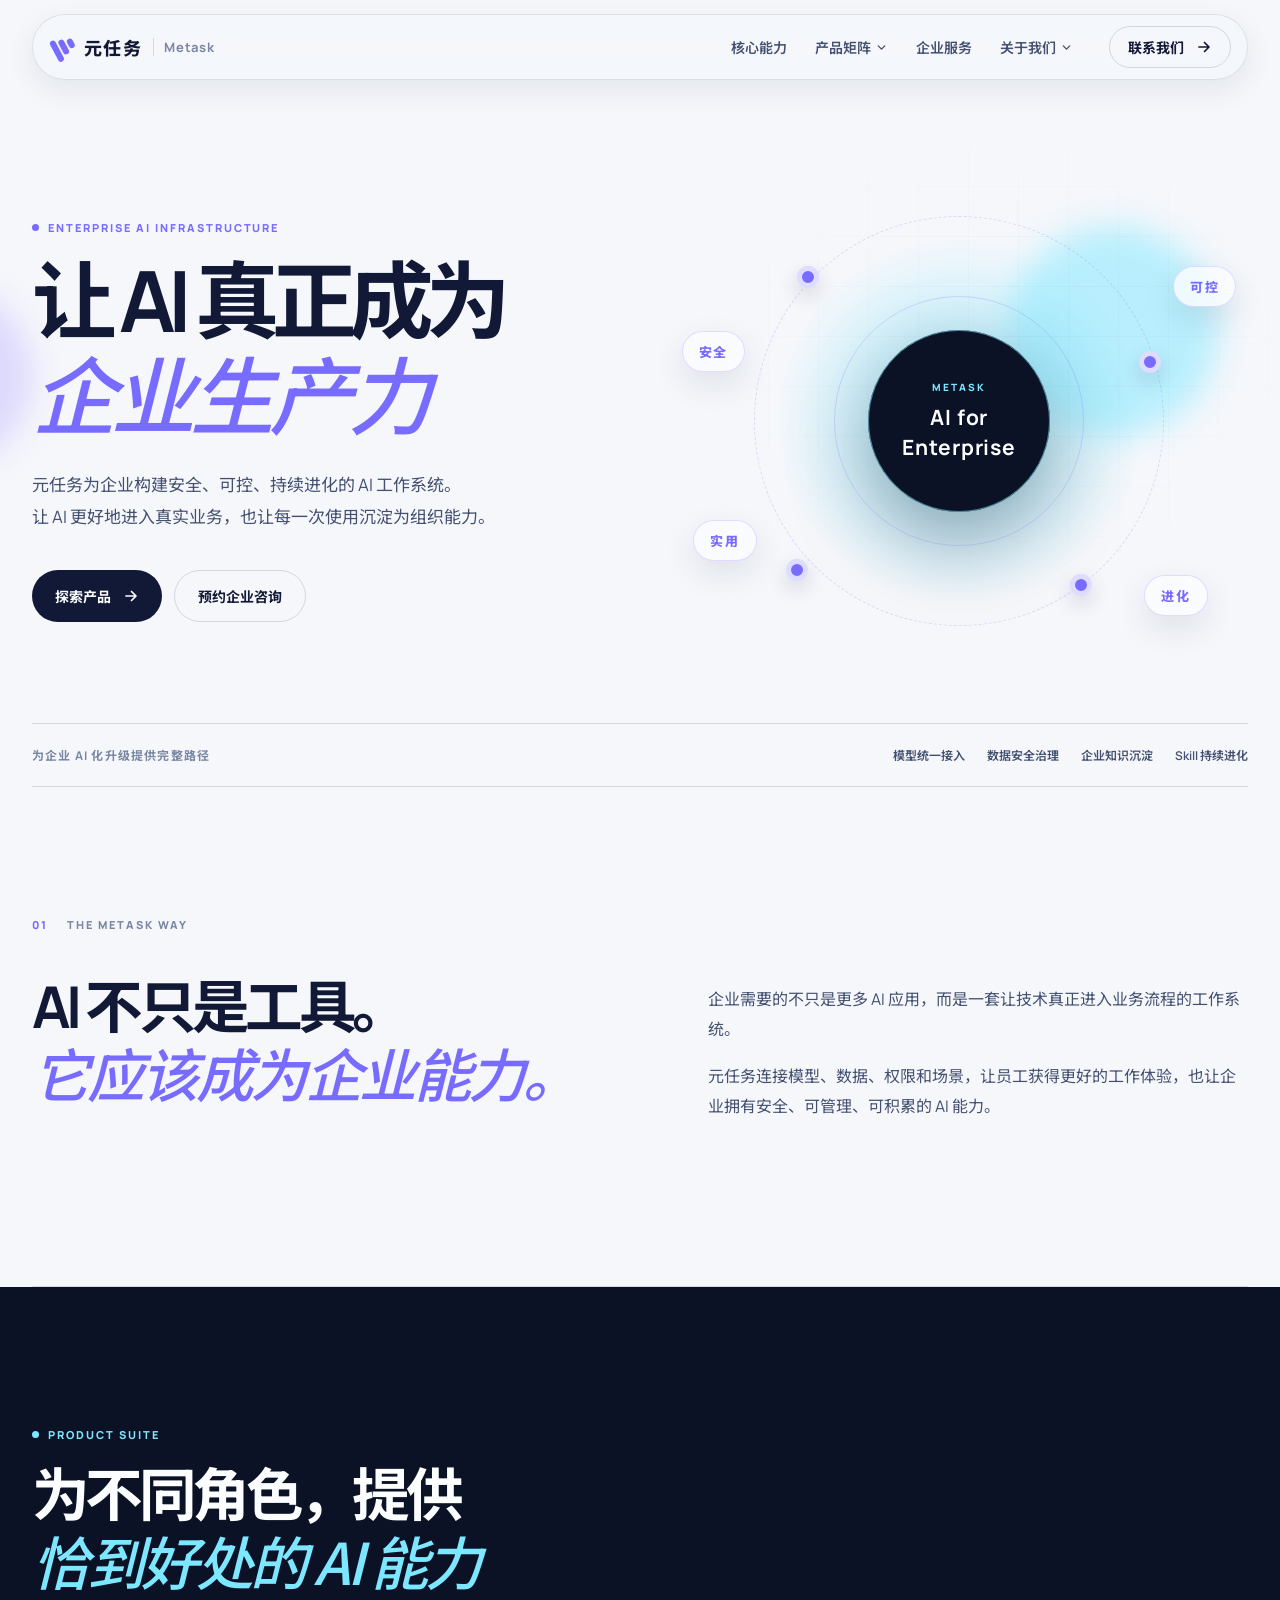
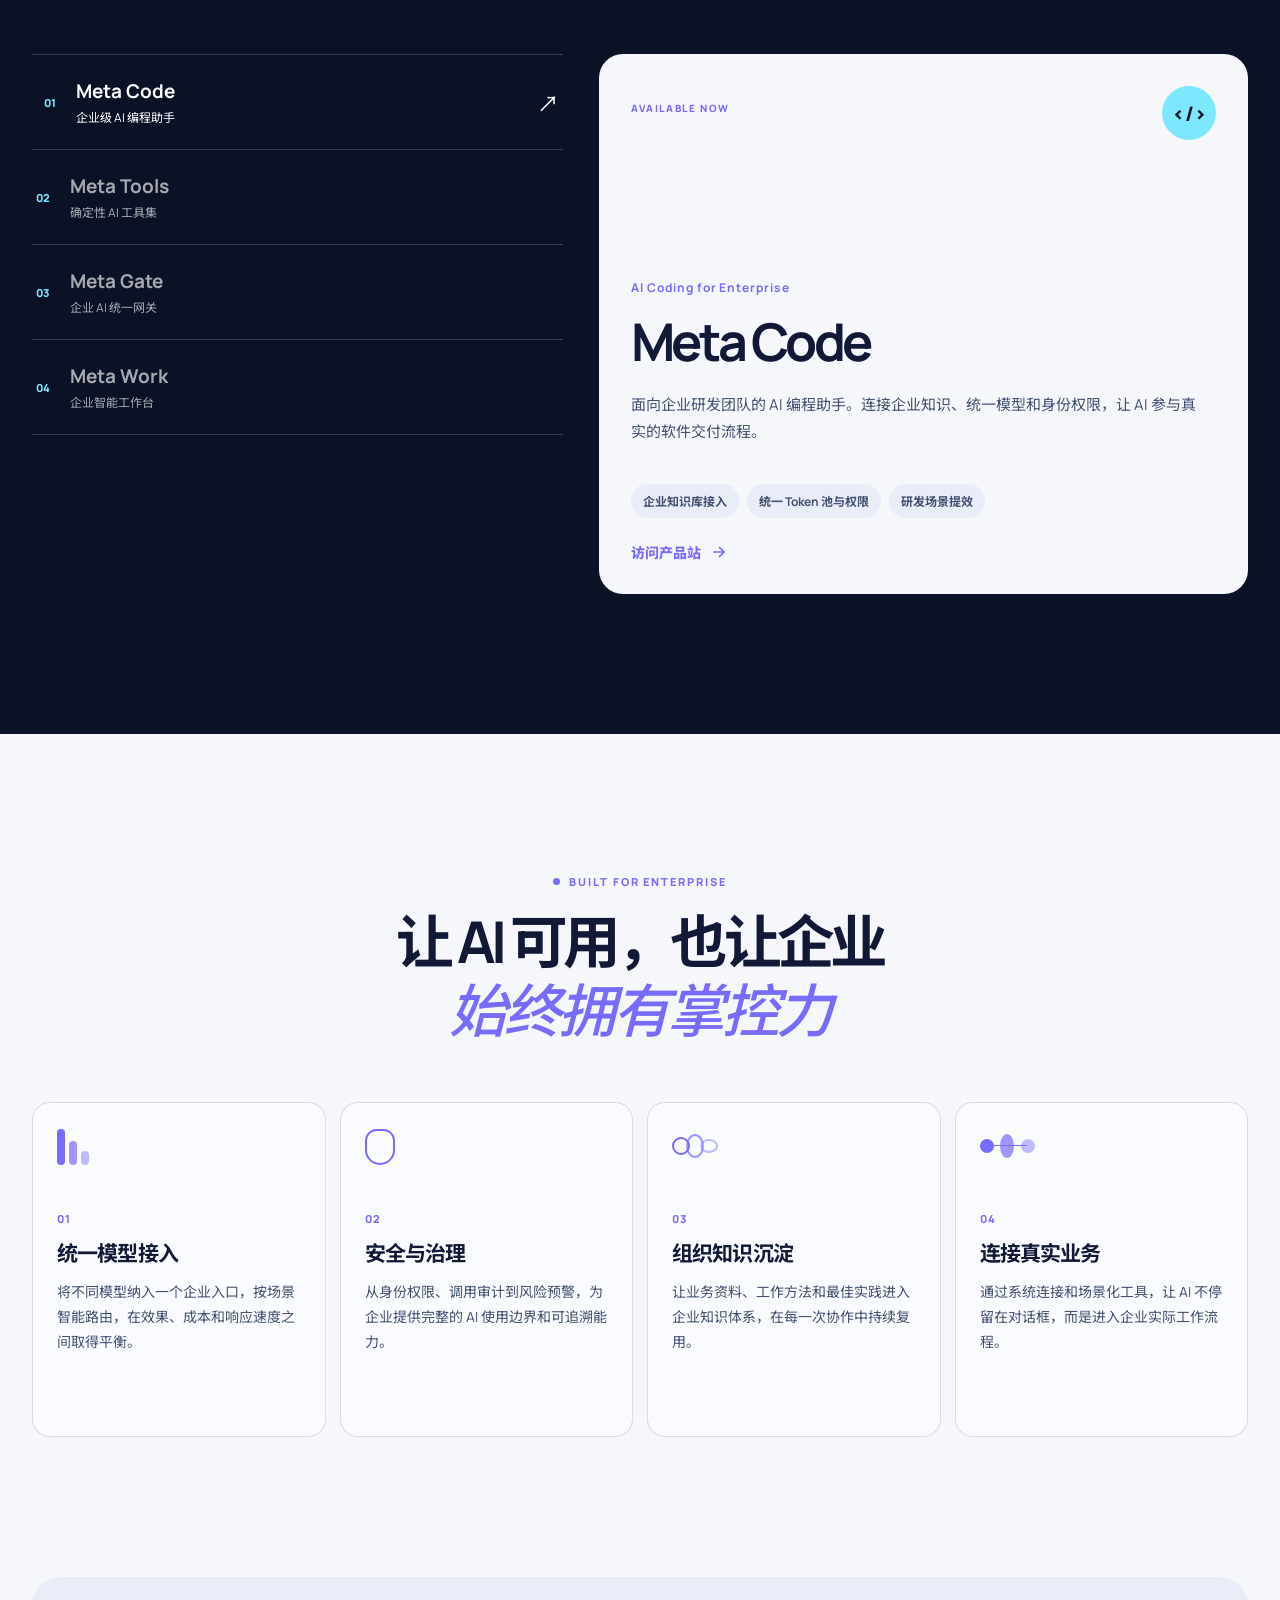
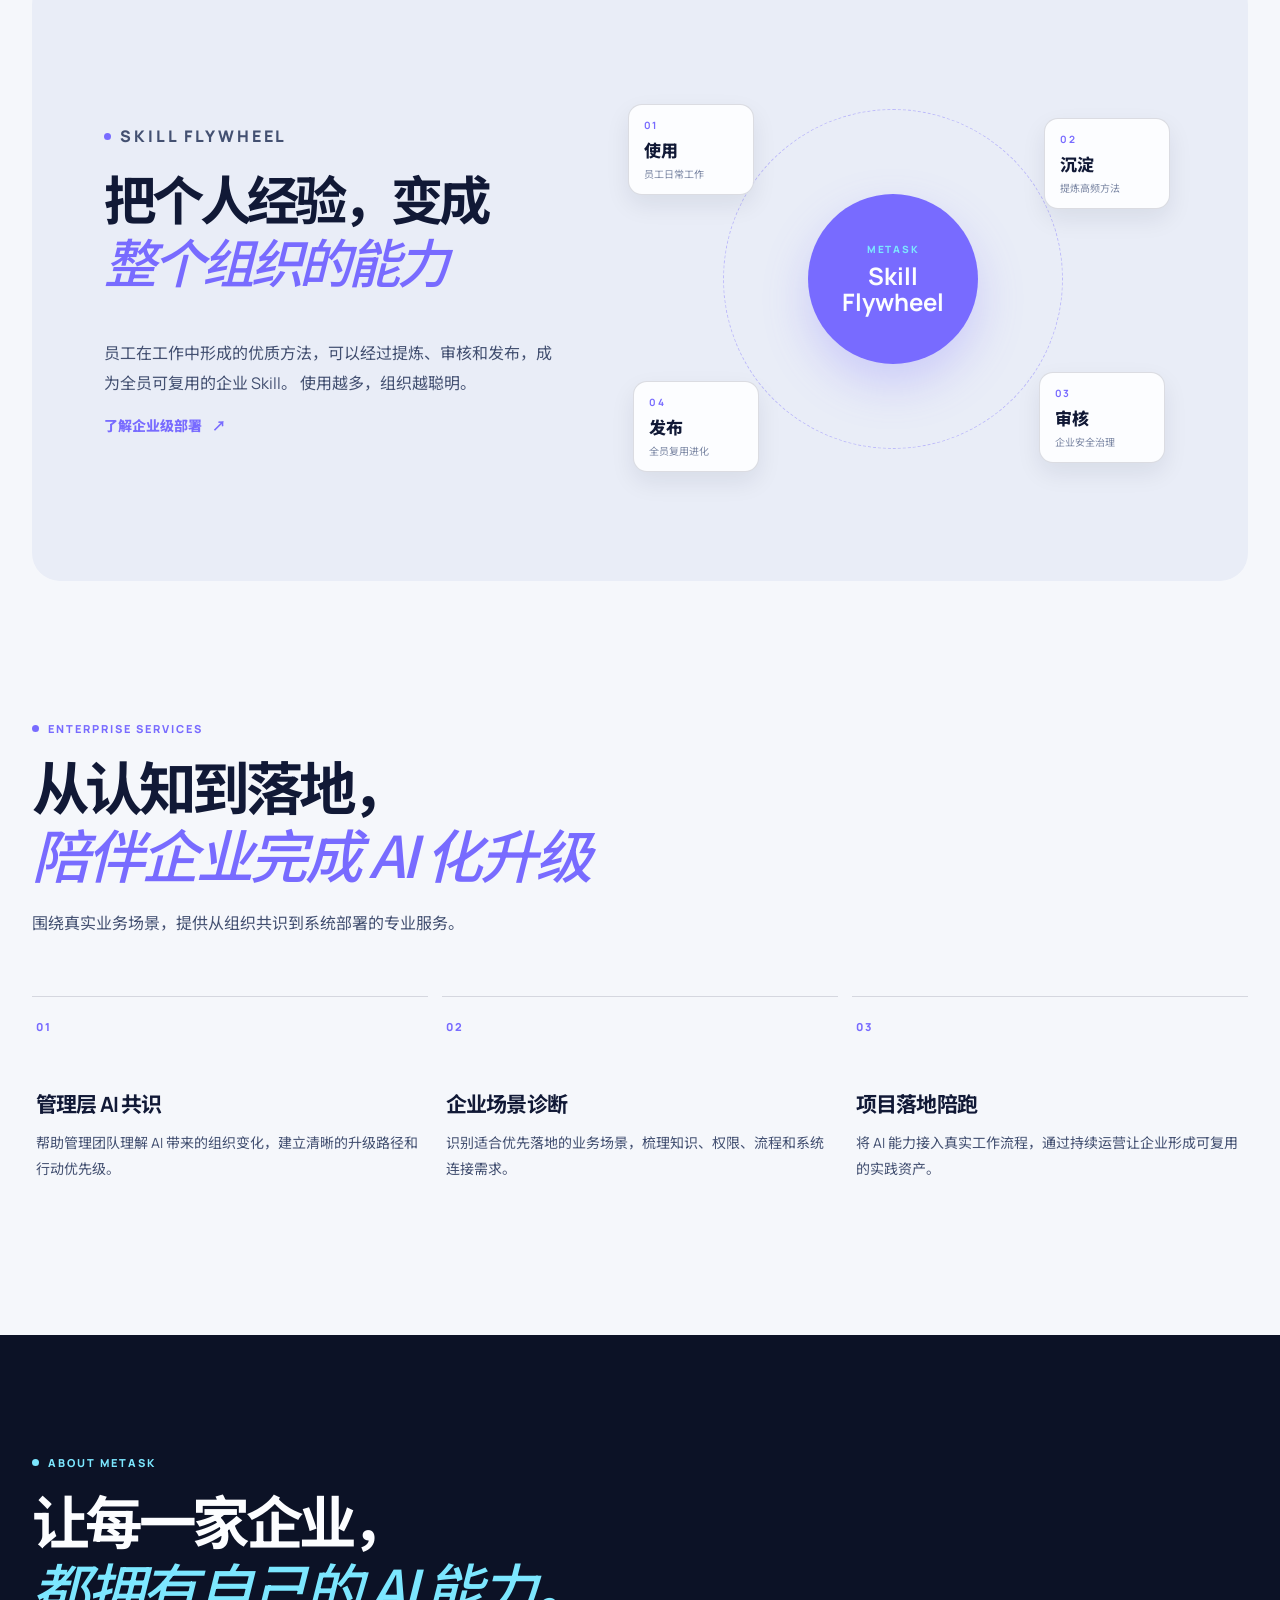
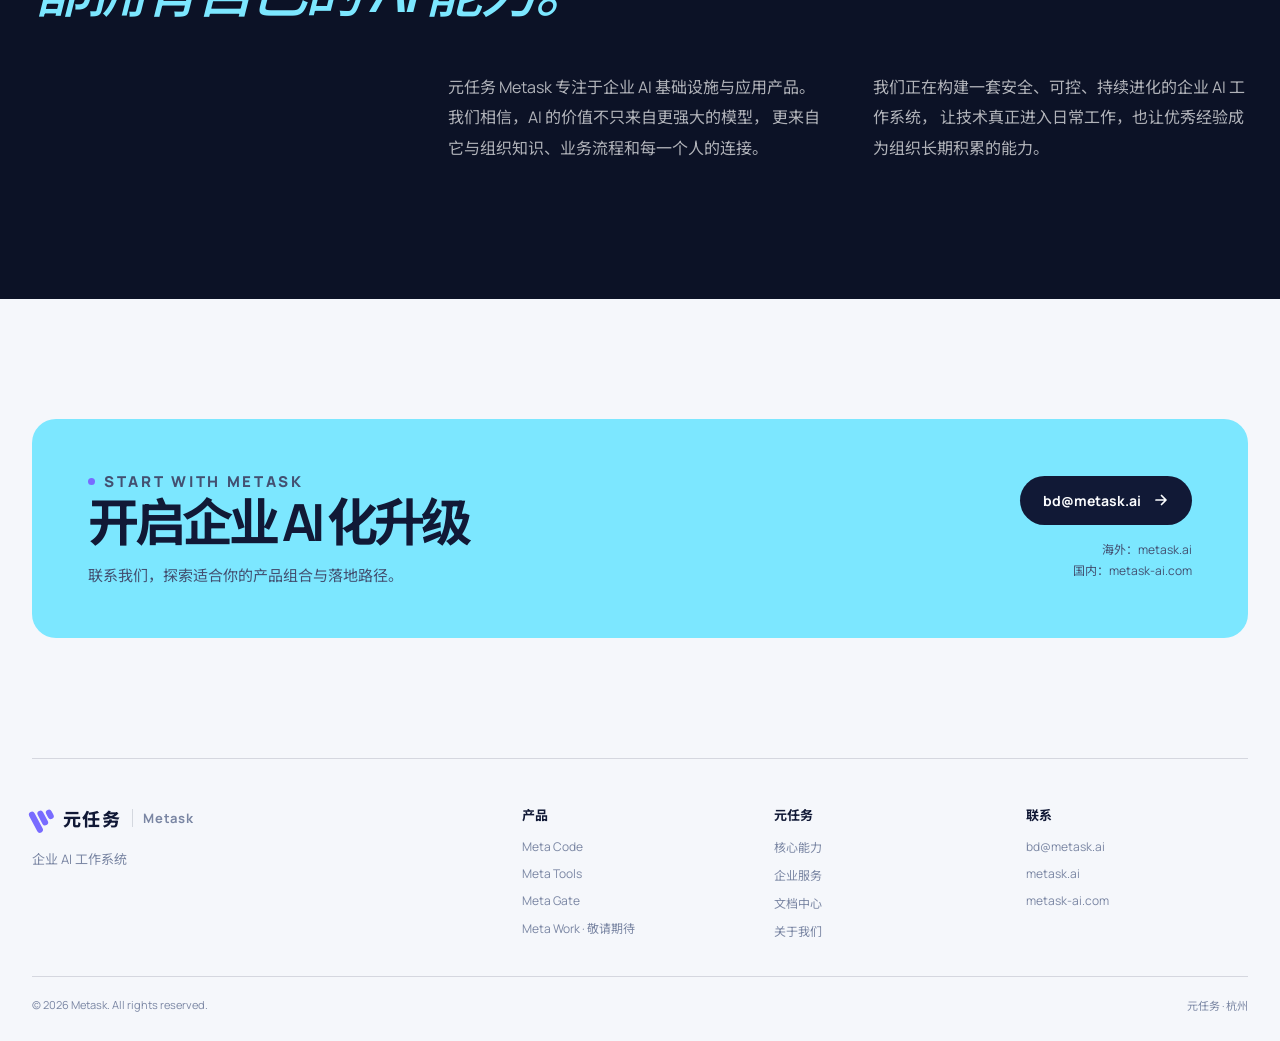
<file: index.html>
<!doctype html>
<html lang="zh-CN">
  <head>
    <meta charset="UTF-8" />
    <meta name="viewport" content="width=device-width, initial-scale=1.0" />
    <meta
      name="description"
      content="元任务 Metask，为企业提供从 AI 网关、开发者工具、业务工具到智能工作台的一体化 AI 工作系统。"
    />
    <title>元任务 Metask · 企业 AI 工作系统</title>
    <link rel="preconnect" href="https://fonts.googleapis.com" />
    <link rel="preconnect" href="https://fonts.gstatic.com" crossorigin />
    <link
      href="https://fonts.googleapis.com/css2?family=Manrope:wght@400;500;600;700;800&family=Noto+Sans+SC:wght@400;500;600;700;800&display=swap"
      rel="stylesheet"
    />
    <link rel="stylesheet" href="./styles.css" />
  </head>
  <body>
    <div class="site-shell">
      <header class="site-header">
        <a class="brand" href="#top" aria-label="元任务 Metask 首页">
          <span class="brand-mark" aria-hidden="true">
            <span></span><span></span><span></span>
          </span>
          <span class="brand-name">元任务</span>
          <span class="brand-en">Metask</span>
        </a>

        <button class="menu-toggle" type="button" aria-label="打开导航" aria-expanded="false">
          <span></span><span></span><span></span>
        </button>

        <nav class="site-nav" aria-label="主导航">
          <a href="#capabilities">核心能力</a>
          <div class="nav-item nav-item-dropdown">
            <button class="nav-dropdown-toggle" type="button" aria-expanded="false">
              产品矩阵
              <svg viewBox="0 0 16 16" aria-hidden="true">
                <path d="m4 6 4 4 4-4" />
              </svg>
            </button>
            <div class="nav-dropdown product-menu">
              <a href="https://metacode.metask-ai.com/" target="_blank" rel="noreferrer">
                <span class="dropdown-symbol">&lt;/&gt;</span>
                <span><b>Meta Code</b><small>企业级 AI 编程助手</small></span>
              </a>
              <a href="https://picospark.cn/" target="_blank" rel="noreferrer">
                <span class="dropdown-symbol">✦</span>
                <span><b>Meta Tools</b><small>确定性 AI 工具集</small></span>
              </a>
              <a href="https://napi.metask-ai.com/" target="_blank" rel="noreferrer">
                <span class="dropdown-symbol">◎</span>
                <span><b>Meta Gate</b><small>企业 AI 统一网关</small></span>
              </a>
              <a href="https://work.metask.ai/" target="_blank" rel="noreferrer">
                <span class="dropdown-symbol">◇</span>
                <span><b>Meta Work</b><small>企业智能工作台 · 开发中</small></span>
              </a>
            </div>
          </div>
          <a href="#services">企业服务</a>
          <div class="nav-item nav-item-dropdown">
            <button class="nav-dropdown-toggle" type="button" aria-expanded="false">
              关于我们
              <svg viewBox="0 0 16 16" aria-hidden="true">
                <path d="m4 6 4 4 4-4" />
              </svg>
            </button>
            <div class="nav-dropdown about-menu">
              <a href="./about.html"><b>公司介绍</b><small>了解元任务 Metask</small></a>
              <a href="#contact"><b>联系我们</b><small>开启企业 AI 化升级</small></a>
            </div>
          </div>
        </nav>

        <a class="header-cta" href="#contact">
          <span>联系我们</span>
          <svg viewBox="0 0 16 16" aria-hidden="true">
            <path d="M3 8h9M8.5 3.5 13 8l-4.5 4.5" />
          </svg>
        </a>
      </header>

      <main id="top">
        <section class="hero section-pad">
          <div class="hero-orb hero-orb-left"></div>
          <div class="hero-orb hero-orb-right"></div>
          <div class="hero-grid" aria-hidden="true"></div>

          <div class="hero-content reveal">
            <p class="eyebrow"><span></span> Enterprise AI Infrastructure</p>
            <h1>让 AI 真正成为<br /><em>企业生产力</em></h1>
            <p class="hero-copy">
              元任务为企业构建安全、可控、持续进化的 AI 工作系统。<br />
              让 AI 更好地进入真实业务，也让每一次使用沉淀为组织能力。
            </p>
            <div class="hero-actions">
              <a class="button button-dark" href="#products">
                探索产品
                <svg viewBox="0 0 16 16" aria-hidden="true">
                  <path d="M3 8h9M8.5 3.5 13 8l-4.5 4.5" />
                </svg>
              </a>
              <a class="button button-light" href="#contact">预约企业咨询</a>
            </div>
          </div>

          <div class="hero-system reveal reveal-delay-1" aria-label="元任务企业 AI 品牌视觉">
            <div class="system-halo"></div>
            <div class="system-core">
              <span class="core-pulse"></span>
              <span class="system-core-kicker">METASK</span>
              <strong>AI for<br />Enterprise</strong>
            </div>
            <div class="orbit orbit-one"></div>
            <div class="orbit orbit-two"></div>
            <span class="signal-dot dot-one"></span>
            <span class="signal-dot dot-two"></span>
            <span class="signal-dot dot-three"></span>
            <span class="signal-dot dot-four"></span>
            <span class="brand-chip chip-one">安全</span>
            <span class="brand-chip chip-two">可控</span>
            <span class="brand-chip chip-three">实用</span>
            <span class="brand-chip chip-four">进化</span>
          </div>

          <div class="hero-bottom reveal reveal-delay-2">
            <p>为企业 AI 化升级提供完整路径</p>
            <div class="hero-tags">
              <span>模型统一接入</span>
              <span>数据安全治理</span>
              <span>企业知识沉淀</span>
              <span>Skill 持续进化</span>
            </div>
          </div>
        </section>

        <section class="statement section-pad">
          <div class="section-label reveal"><span>01</span> The Metask Way</div>
          <div class="statement-layout">
            <h2 class="reveal">AI 不只是工具。<br /><em>它应该成为企业能力。</em></h2>
            <div class="statement-copy reveal reveal-delay-1">
              <p>
                企业需要的不只是更多 AI 应用，而是一套让技术真正进入业务流程的工作系统。
              </p>
              <p>
                元任务连接模型、数据、权限和场景，让员工获得更好的工作体验，也让企业拥有安全、可管理、可积累的 AI 能力。
              </p>
            </div>
          </div>
        </section>

        <section class="products section-pad" id="products">
          <div class="section-head section-head-left reveal">
            <p class="eyebrow"><span></span> Product Suite</p>
            <h2>为不同角色，提供<br /><em>恰到好处的 AI 能力</em></h2>
          </div>

          <div class="product-layout reveal">
            <div class="product-tabs" role="tablist" aria-label="产品列表">
              <button class="product-tab active" type="button" role="tab" data-product="code" aria-selected="true">
                <span class="product-index">01</span>
                <span class="product-tab-copy">
                  <b>Meta Code</b><small>企业级 AI 编程助手</small>
                </span>
                <span class="tab-arrow">↗</span>
              </button>
              <button class="product-tab" type="button" role="tab" data-product="tools" aria-selected="false">
                <span class="product-index">02</span>
                <span class="product-tab-copy">
                  <b>Meta Tools</b><small>确定性 AI 工具集</small>
                </span>
                <span class="tab-arrow">↗</span>
              </button>
              <button class="product-tab" type="button" role="tab" data-product="gate" aria-selected="false">
                <span class="product-index">03</span>
                <span class="product-tab-copy">
                  <b>Meta Gate</b><small>企业 AI 统一网关</small>
                </span>
                <span class="tab-arrow">↗</span>
              </button>
              <button class="product-tab" type="button" role="tab" data-product="work" aria-selected="false">
                <span class="product-index">04</span>
                <span class="product-tab-copy">
                  <b>Meta Work</b><small>企业智能工作台</small>
                </span>
                <span class="tab-arrow">↗</span>
              </button>
            </div>

            <article class="product-detail" id="product-detail" aria-live="polite">
              <div class="product-detail-top">
                <p class="product-status">AVAILABLE NOW</p>
                <span class="product-symbol">&lt;/&gt;</span>
              </div>
              <div>
                <p class="product-kind">AI Coding for Enterprise</p>
                <h3>Meta Code</h3>
                <p class="product-description">
                  面向企业研发团队的 AI 编程助手。连接企业知识、统一模型和身份权限，让 AI 参与真实的软件交付流程。
                </p>
              </div>
              <ul class="product-features">
                <li>企业知识库接入</li>
                <li>统一 Token 池与权限</li>
                <li>研发场景提效</li>
              </ul>
              <a class="product-link" href="https://metacode.metask-ai.com/" target="_blank" rel="noreferrer">
                访问产品站
                <svg viewBox="0 0 16 16" aria-hidden="true">
                  <path d="M3 8h9M8.5 3.5 13 8l-4.5 4.5" />
                </svg>
              </a>
            </article>
          </div>
        </section>

        <section class="capabilities section-pad" id="capabilities">
          <div class="section-head reveal">
            <p class="eyebrow"><span></span> Built for Enterprise</p>
            <h2>让 AI 可用，也让企业<br /><em>始终拥有掌控力</em></h2>
          </div>

          <div class="capability-grid">
            <article class="capability-card reveal">
              <div class="capability-icon"><span></span><span></span><span></span></div>
              <p class="card-num">01</p>
              <h3>统一模型接入</h3>
              <p>将不同模型纳入一个企业入口，按场景智能路由，在效果、成本和响应速度之间取得平衡。</p>
            </article>
            <article class="capability-card reveal reveal-delay-1">
              <div class="capability-icon icon-shield"><span></span></div>
              <p class="card-num">02</p>
              <h3>安全与治理</h3>
              <p>从身份权限、调用审计到风险预警，为企业提供完整的 AI 使用边界和可追溯能力。</p>
            </article>
            <article class="capability-card reveal reveal-delay-2">
              <div class="capability-icon icon-memory"><span></span><span></span><span></span></div>
              <p class="card-num">03</p>
              <h3>组织知识沉淀</h3>
              <p>让业务资料、工作方法和最佳实践进入企业知识体系，在每一次协作中持续复用。</p>
            </article>
            <article class="capability-card reveal reveal-delay-3">
              <div class="capability-icon icon-connect"><span></span><span></span><span></span></div>
              <p class="card-num">04</p>
              <h3>连接真实业务</h3>
              <p>通过系统连接和场景化工具，让 AI 不停留在对话框，而是进入企业实际工作流程。</p>
            </article>
          </div>
        </section>

        <section class="flywheel section-pad">
          <div class="flywheel-copy reveal">
            <p class="eyebrow"><span></span> Skill Flywheel</p>
            <h2>把个人经验，变成<br /><em>整个组织的能力</em></h2>
            <p>
              员工在工作中形成的优质方法，可以经过提炼、审核和发布，成为全员可复用的企业 Skill。
              使用越多，组织越聪明。
            </p>
            <a class="text-link" href="#contact">了解企业级部署 <span>↗</span></a>
          </div>

          <div class="flywheel-visual reveal reveal-delay-1">
            <div class="wheel-line"></div>
            <div class="wheel-center">
              <span>METASK</span>
              <strong>Skill<br />Flywheel</strong>
            </div>
            <div class="wheel-step step-use"><b>01</b><span>使用</span><small>员工日常工作</small></div>
            <div class="wheel-step step-learn"><b>02</b><span>沉淀</span><small>提炼高频方法</small></div>
            <div class="wheel-step step-review"><b>03</b><span>审核</span><small>企业安全治理</small></div>
            <div class="wheel-step step-share"><b>04</b><span>发布</span><small>全员复用进化</small></div>
          </div>
        </section>

        <section class="services section-pad" id="services">
          <div class="section-head section-head-left reveal">
            <p class="eyebrow"><span></span> Enterprise Services</p>
            <h2>从认知到落地，<br /><em>陪伴企业完成 AI 化升级</em></h2>
            <p>围绕真实业务场景，提供从组织共识到系统部署的专业服务。</p>
          </div>

          <div class="service-grid">
            <article class="service-card reveal">
              <span>01</span>
              <h3>管理层 AI 共识</h3>
              <p>帮助管理团队理解 AI 带来的组织变化，建立清晰的升级路径和行动优先级。</p>
            </article>
            <article class="service-card reveal reveal-delay-1">
              <span>02</span>
              <h3>企业场景诊断</h3>
              <p>识别适合优先落地的业务场景，梳理知识、权限、流程和系统连接需求。</p>
            </article>
            <article class="service-card reveal reveal-delay-2">
              <span>03</span>
              <h3>项目落地陪跑</h3>
              <p>将 AI 能力接入真实工作流程，通过持续运营让企业形成可复用的实践资产。</p>
            </article>
          </div>
        </section>

        <section class="about section-pad" id="about">
          <div class="about-panel reveal">
            <p class="eyebrow"><span></span> About Metask</p>
            <h2>让每一家企业，<br /><em>都拥有自己的 AI 能力。</em></h2>
            <div class="about-layout">
              <p>
                元任务 Metask 专注于企业 AI 基础设施与应用产品。我们相信，AI 的价值不只来自更强大的模型，
                更来自它与组织知识、业务流程和每一个人的连接。
              </p>
              <p>
                我们正在构建一套安全、可控、持续进化的企业 AI 工作系统，
                让技术真正进入日常工作，也让优秀经验成为组织长期积累的能力。
              </p>
            </div>
          </div>
        </section>

        <section class="contact section-pad" id="contact">
          <div class="contact-panel reveal">
            <div>
              <p class="eyebrow"><span></span> Start with Metask</p>
              <h2>开启企业 AI 化升级</h2>
              <p>联系我们，探索适合你的产品组合与落地路径。</p>
            </div>
            <div class="contact-actions">
              <a class="button button-dark" href="mailto:bd@metask.ai">
                bd@metask.ai
                <svg viewBox="0 0 16 16" aria-hidden="true">
                  <path d="M3 8h9M8.5 3.5 13 8l-4.5 4.5" />
                </svg>
              </a>
              <p>海外：metask.ai<br />国内：metask-ai.com</p>
            </div>
          </div>
        </section>
      </main>

      <footer class="site-footer">
        <div>
          <a class="brand" href="#top" aria-label="元任务 Metask 首页">
            <span class="brand-mark" aria-hidden="true">
              <span></span><span></span><span></span>
            </span>
            <span class="brand-name">元任务</span>
            <span class="brand-en">Metask</span>
          </a>
          <p>企业 AI 工作系统</p>
        </div>
        <div class="footer-links">
          <div>
            <b>产品</b>
            <a href="https://metacode.metask-ai.com/" target="_blank" rel="noreferrer">Meta Code</a>
            <a href="https://picospark.cn/" target="_blank" rel="noreferrer">Meta Tools</a>
            <a href="https://napi.metask-ai.com/" target="_blank" rel="noreferrer">Meta Gate</a>
            <span>Meta Work · 敬请期待</span>
          </div>
          <div>
            <b>元任务</b>
            <a href="#capabilities">核心能力</a>
            <a href="#services">企业服务</a>
            <a href="https://docs.metask-ai.com">文档中心</a>
            <a href="./about.html">关于我们</a>
          </div>
          <div>
            <b>联系</b>
            <a href="mailto:bd@metask.ai">bd@metask.ai</a>
            <a href="https://metask.ai/">metask.ai</a>
            <a href="https://metask-ai.com/">metask-ai.com</a>
          </div>
        </div>
        <div class="footer-bottom">
          <span>© <span id="year"></span> Metask. All rights reserved.</span>
          <span>元任务 · 杭州</span>
        </div>
      </footer>
    </div>

    <script src="./script.js"></script>
  </body>
</html>
</file>
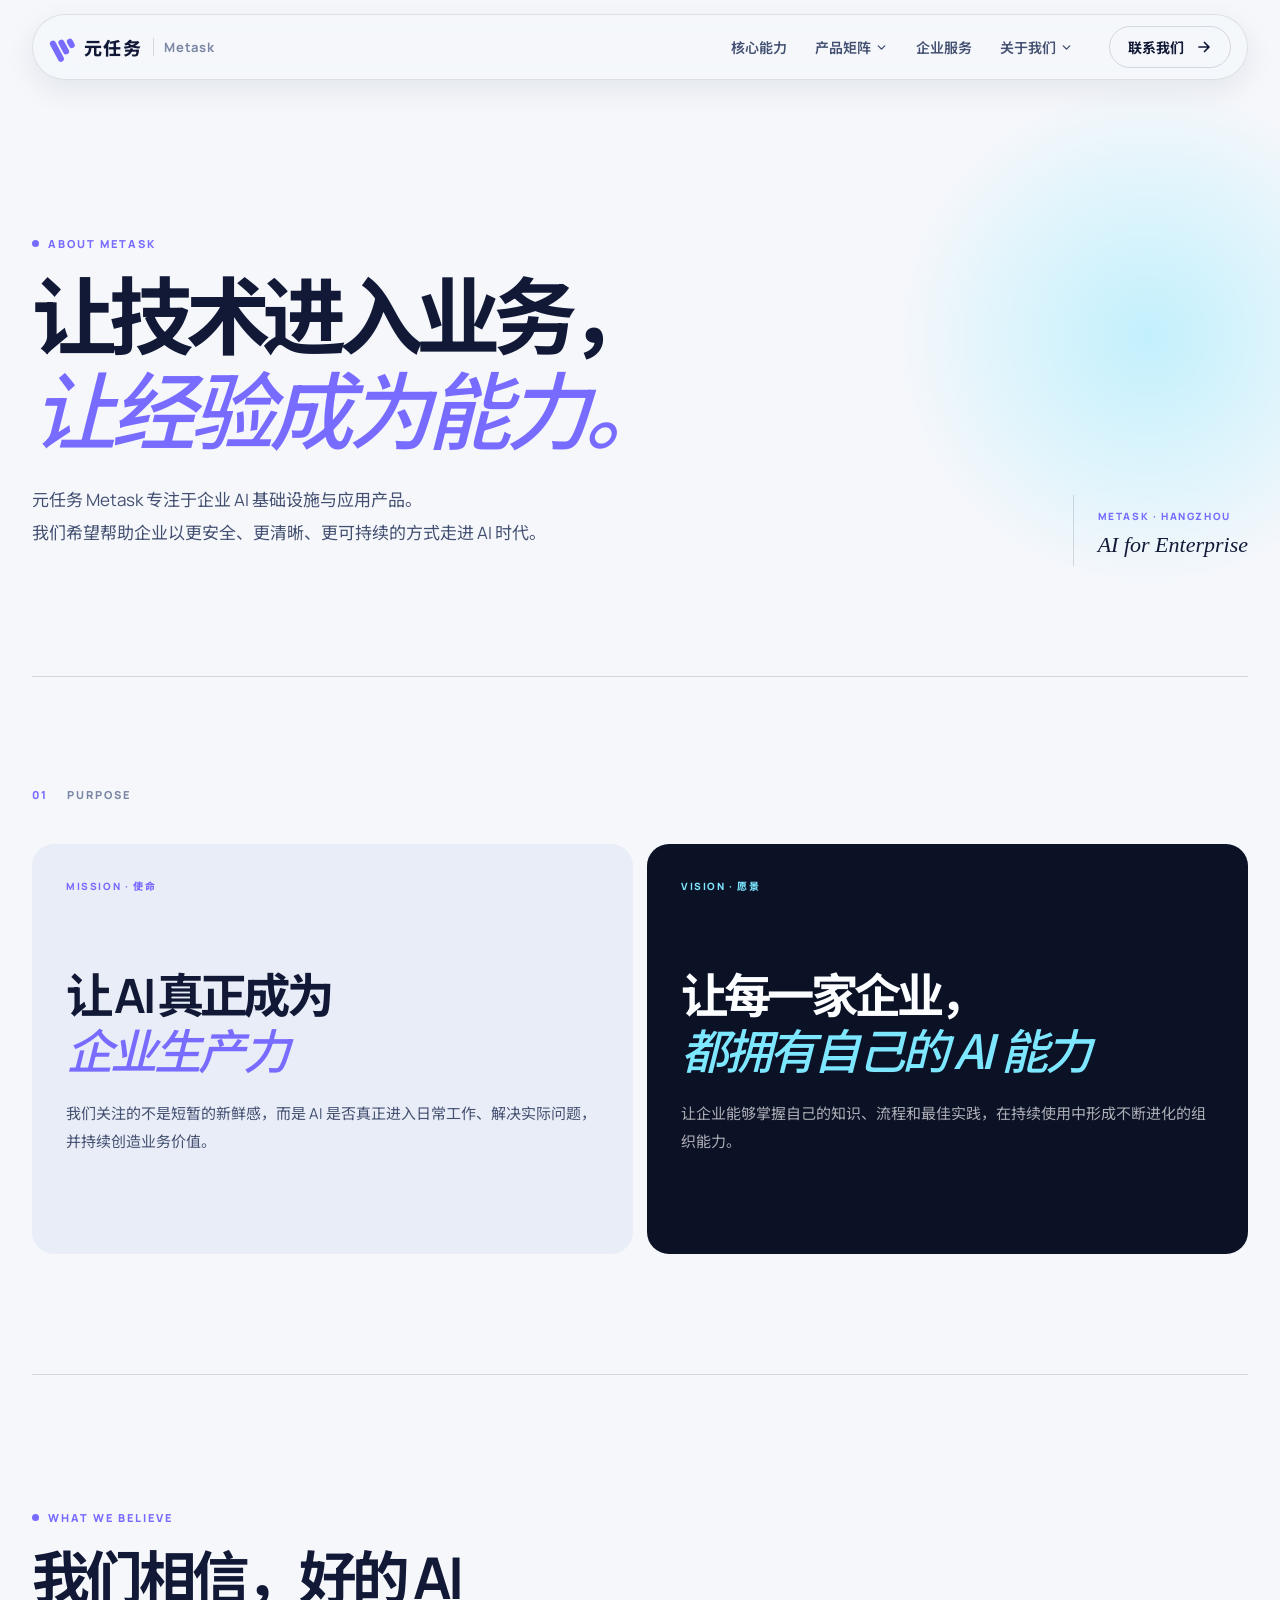
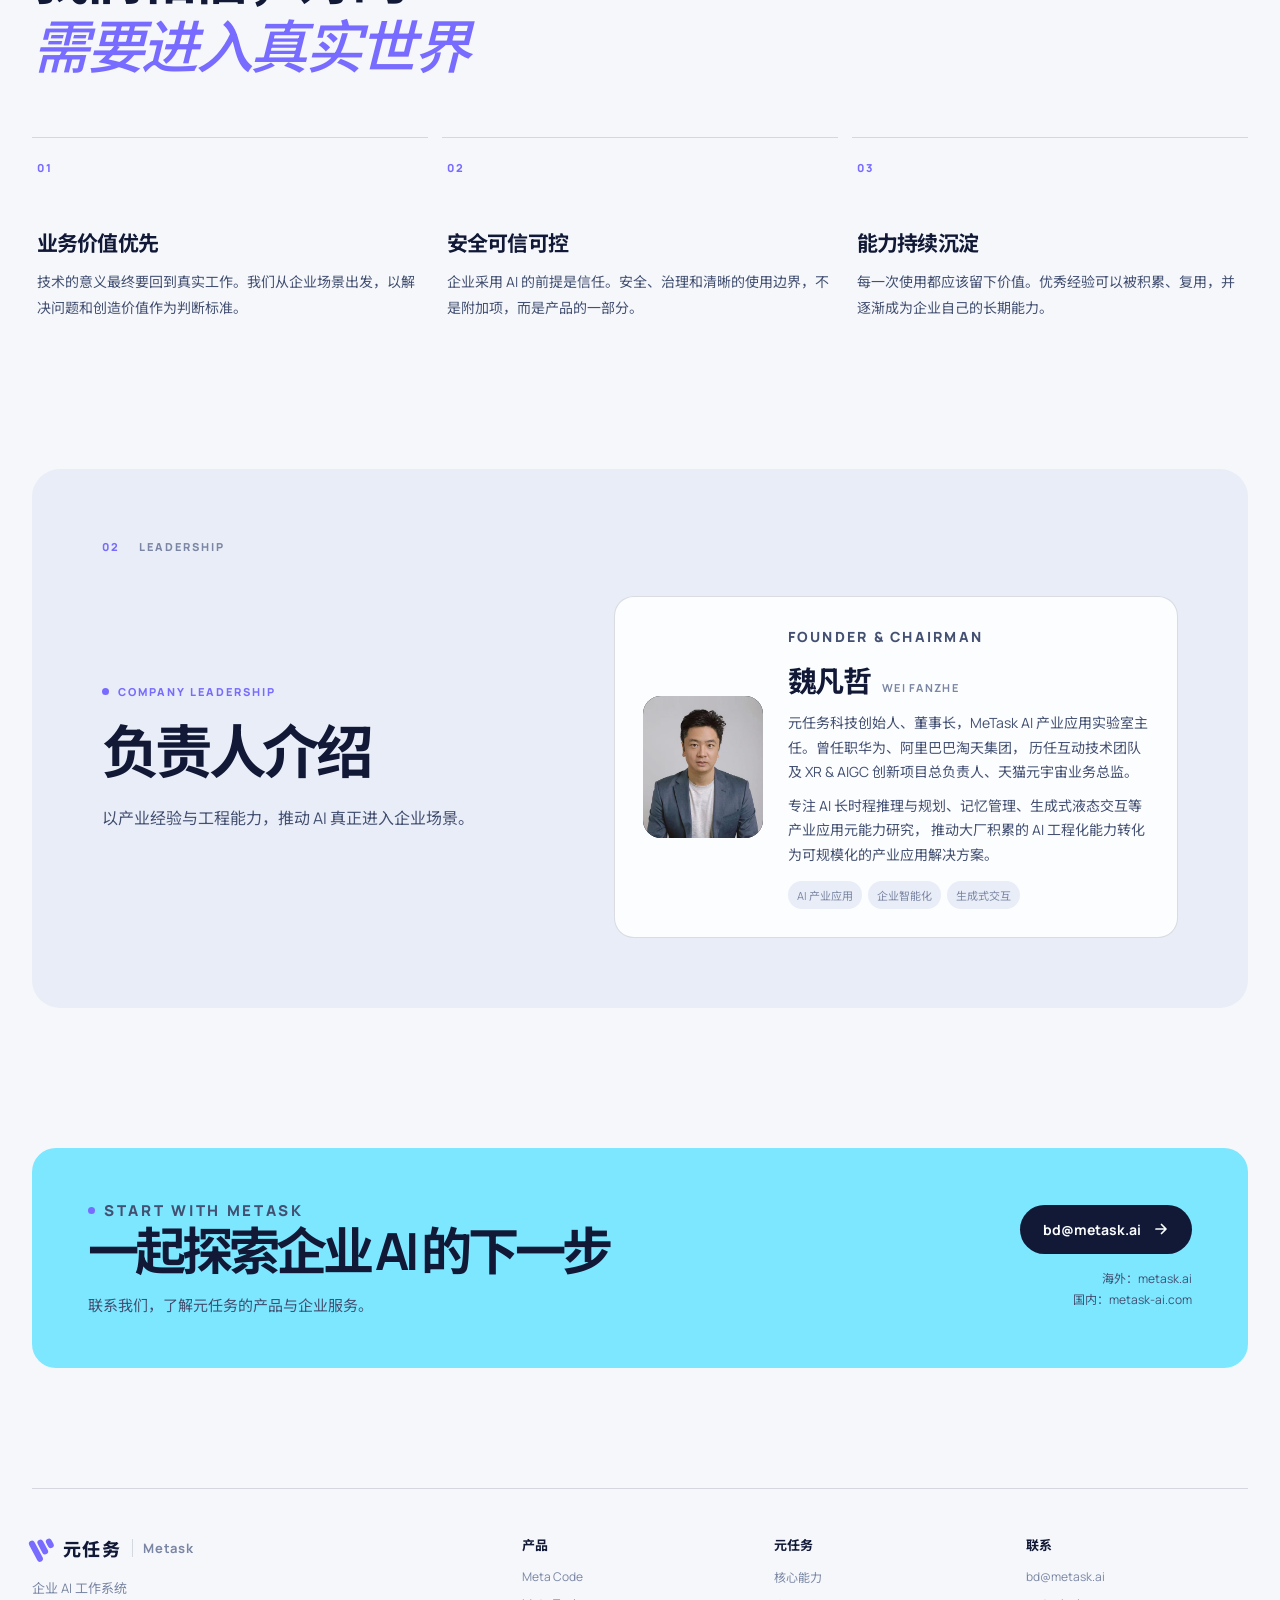
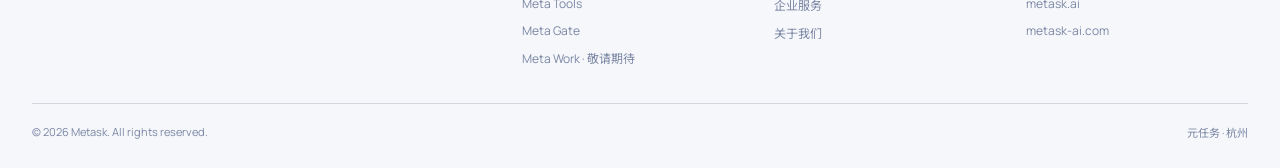
<file: about.html>
<!doctype html>
<html lang="zh-CN">
  <head>
    <meta charset="UTF-8" />
    <meta name="viewport" content="width=device-width, initial-scale=1.0" />
    <meta
      name="description"
      content="了解元任务 Metask 的使命、愿景与团队。我们致力于让 AI 真正成为企业生产力。"
    />
    <title>关于我们 · 元任务 Metask</title>
    <link rel="preconnect" href="https://fonts.googleapis.com" />
    <link rel="preconnect" href="https://fonts.gstatic.com" crossorigin />
    <link
      href="https://fonts.googleapis.com/css2?family=Manrope:wght@400;500;600;700;800&family=Noto+Sans+SC:wght@400;500;600;700;800&display=swap"
      rel="stylesheet"
    />
    <link rel="stylesheet" href="./styles.css" />
  </head>
  <body>
    <div class="site-shell">
      <header class="site-header">
        <a class="brand" href="./index.html" aria-label="元任务 Metask 首页">
          <span class="brand-mark" aria-hidden="true">
            <span></span><span></span><span></span>
          </span>
          <span class="brand-name">元任务</span>
          <span class="brand-en">Metask</span>
        </a>

        <button class="menu-toggle" type="button" aria-label="打开导航" aria-expanded="false">
          <span></span><span></span><span></span>
        </button>

        <nav class="site-nav" aria-label="主导航">
          <a href="./index.html#capabilities">核心能力</a>
          <div class="nav-item nav-item-dropdown">
            <button class="nav-dropdown-toggle" type="button" aria-expanded="false">
              产品矩阵
              <svg viewBox="0 0 16 16" aria-hidden="true">
                <path d="m4 6 4 4 4-4" />
              </svg>
            </button>
            <div class="nav-dropdown product-menu">
              <a href="https://metacode.metask-ai.com/" target="_blank" rel="noreferrer">
                <span class="dropdown-symbol">&lt;/&gt;</span>
                <span><b>Meta Code</b><small>企业级 AI 编程助手</small></span>
              </a>
              <a href="https://picospark.cn/" target="_blank" rel="noreferrer">
                <span class="dropdown-symbol">✦</span>
                <span><b>Meta Tools</b><small>确定性 AI 工具集</small></span>
              </a>
              <a href="https://napi.metask-ai.com/" target="_blank" rel="noreferrer">
                <span class="dropdown-symbol">◎</span>
                <span><b>Meta Gate</b><small>企业 AI 统一网关</small></span>
              </a>
              <a href="https://work.metask.ai/" target="_blank" rel="noreferrer">
                <span class="dropdown-symbol">◇</span>
                <span><b>Meta Work</b><small>企业智能工作台 · 开发中</small></span>
              </a>
            </div>
          </div>
          <a href="./index.html#services">企业服务</a>
          <div class="nav-item nav-item-dropdown">
            <button class="nav-dropdown-toggle" type="button" aria-expanded="false">
              关于我们
              <svg viewBox="0 0 16 16" aria-hidden="true">
                <path d="m4 6 4 4 4-4" />
              </svg>
            </button>
            <div class="nav-dropdown about-menu">
              <a href="./about.html"><b>公司介绍</b><small>了解元任务 Metask</small></a>
              <a href="./index.html#contact"><b>联系我们</b><small>开启企业 AI 化升级</small></a>
            </div>
          </div>
        </nav>

        <a class="header-cta" href="./index.html#contact">
          <span>联系我们</span>
          <svg viewBox="0 0 16 16" aria-hidden="true">
            <path d="M3 8h9M8.5 3.5 13 8l-4.5 4.5" />
          </svg>
        </a>
      </header>

      <main id="top">
        <section class="about-hero section-pad">
          <div class="about-hero-glow" aria-hidden="true"></div>
          <div class="reveal">
            <p class="eyebrow"><span></span> About Metask</p>
            <h1>让技术进入业务，<br /><em>让经验成为能力。</em></h1>
            <p class="hero-copy">
              元任务 Metask 专注于企业 AI 基础设施与应用产品。<br />
              我们希望帮助企业以更安全、更清晰、更可持续的方式走进 AI 时代。
            </p>
          </div>
          <div class="about-hero-note reveal reveal-delay-1">
            <span>METASK · HANGZHOU</span>
            <p>AI for Enterprise</p>
          </div>
        </section>

        <section class="purpose section-pad">
          <div class="section-label reveal"><span>01</span> Purpose</div>
          <div class="purpose-grid">
            <article class="purpose-card reveal">
              <p>MISSION · 使命</p>
              <h2>让 AI 真正成为<br /><em>企业生产力</em></h2>
              <span>
                我们关注的不是短暂的新鲜感，而是 AI 是否真正进入日常工作、解决实际问题，并持续创造业务价值。
              </span>
            </article>
            <article class="purpose-card purpose-card-dark reveal reveal-delay-1">
              <p>VISION · 愿景</p>
              <h2>让每一家企业，<br /><em>都拥有自己的 AI 能力</em></h2>
              <span>
                让企业能够掌握自己的知识、流程和最佳实践，在持续使用中形成不断进化的组织能力。
              </span>
            </article>
          </div>
        </section>

        <section class="beliefs section-pad">
          <div class="section-head section-head-left reveal">
            <p class="eyebrow"><span></span> What We Believe</p>
            <h2>我们相信，好的 AI<br /><em>需要进入真实世界</em></h2>
          </div>
          <div class="belief-grid">
            <article class="belief-card reveal">
              <span>01</span>
              <h3>业务价值优先</h3>
              <p>技术的意义最终要回到真实工作。我们从企业场景出发，以解决问题和创造价值作为判断标准。</p>
            </article>
            <article class="belief-card reveal reveal-delay-1">
              <span>02</span>
              <h3>安全可信可控</h3>
              <p>企业采用 AI 的前提是信任。安全、治理和清晰的使用边界，不是附加项，而是产品的一部分。</p>
            </article>
            <article class="belief-card reveal reveal-delay-2">
              <span>03</span>
              <h3>能力持续沉淀</h3>
              <p>每一次使用都应该留下价值。优秀经验可以被积累、复用，并逐渐成为企业自己的长期能力。</p>
            </article>
          </div>
        </section>

        <section class="leader section-pad">
          <div class="section-label reveal"><span>02</span> Leadership</div>
          <div class="leader-layout">
            <div class="section-head section-head-left reveal">
              <p class="eyebrow"><span></span> Company Leadership</p>
              <h2>负责人介绍</h2>
              <p>以产业经验与工程能力，推动 AI 真正进入企业场景。</p>
            </div>
            <article class="leader-card reveal reveal-delay-1">
              <img class="leader-avatar" src="./assets/wei-fanzhe.jpg" alt="元任务创始人魏凡哲" />
              <div>
                <p class="leader-role">FOUNDER & CHAIRMAN</p>
                <h3>魏凡哲 <small>WEI FANZHE</small></h3>
                <p>
                  元任务科技创始人、董事长，MeTask AI 产业应用实验室主任。曾任职华为、阿里巴巴淘天集团，
                  历任互动技术团队及 XR & AIGC 创新项目总负责人、天猫元宇宙业务总监。
                </p>
                <p>
                  专注 AI 长时程推理与规划、记忆管理、生成式液态交互等产业应用元能力研究，
                  推动大厂积累的 AI 工程化能力转化为可规模化的产业应用解决方案。
                </p>
                <div class="leader-tags">
                  <span>AI 产业应用</span><span>企业智能化</span><span>生成式交互</span>
                </div>
              </div>
            </article>
          </div>
        </section>

        <section class="contact section-pad">
          <div class="contact-panel reveal">
            <div>
              <p class="eyebrow"><span></span> Start with Metask</p>
              <h2>一起探索企业 AI 的下一步</h2>
              <p>联系我们，了解元任务的产品与企业服务。</p>
            </div>
            <div class="contact-actions">
              <a class="button button-dark" href="mailto:bd@metask.ai">
                bd@metask.ai
                <svg viewBox="0 0 16 16" aria-hidden="true">
                  <path d="M3 8h9M8.5 3.5 13 8l-4.5 4.5" />
                </svg>
              </a>
              <p>海外：metask.ai<br />国内：metask-ai.com</p>
            </div>
          </div>
        </section>
      </main>

      <footer class="site-footer">
        <div>
          <a class="brand" href="./index.html" aria-label="元任务 Metask 首页">
            <span class="brand-mark" aria-hidden="true">
              <span></span><span></span><span></span>
            </span>
            <span class="brand-name">元任务</span>
            <span class="brand-en">Metask</span>
          </a>
          <p>企业 AI 工作系统</p>
        </div>
        <div class="footer-links">
          <div>
            <b>产品</b>
            <a href="https://metacode.metask-ai.com/" target="_blank" rel="noreferrer">Meta Code</a>
            <a href="https://picospark.cn/" target="_blank" rel="noreferrer">Meta Tools</a>
            <a href="https://napi.metask-ai.com/" target="_blank" rel="noreferrer">Meta Gate</a>
            <span>Meta Work · 敬请期待</span>
          </div>
          <div>
            <b>元任务</b>
            <a href="./index.html#capabilities">核心能力</a>
            <a href="./index.html#services">企业服务</a>
            <a href="./about.html">关于我们</a>
          </div>
          <div>
            <b>联系</b>
            <a href="mailto:bd@metask.ai">bd@metask.ai</a>
            <a href="https://metask.ai/">metask.ai</a>
            <a href="https://metask-ai.com/">metask-ai.com</a>
          </div>
        </div>
        <div class="footer-bottom">
          <span>© <span id="year"></span> Metask. All rights reserved.</span>
          <span>元任务 · 杭州</span>
        </div>
      </footer>
    </div>

    <script src="./script.js"></script>
  </body>
</html>
</file>
<file: styles.css>
:root {
  --paper: #f5f7fb;
  --paper-deep: #e9edf7;
  --ink: #111936;
  --ink-soft: #435071;
  --muted: #7a86a3;
  --line: rgba(17, 25, 54, 0.14);
  --green: #786bff;
  --green-deep: #0c1226;
  --mint: #7ce7ff;
  --lime: #c5baff;
  --sand: #a8d8ff;
  --white: #fcfdff;
  --shadow: 0 24px 80px rgba(17, 25, 54, 0.12);
  --max: 1320px;
}

* {
  box-sizing: border-box;
}

html {
  scroll-behavior: smooth;
}

body {
  margin: 0;
  background: var(--paper);
  color: var(--ink);
  font-family: "Manrope", "Noto Sans SC", sans-serif;
  -webkit-font-smoothing: antialiased;
}

a {
  color: inherit;
  text-decoration: none;
}

button {
  font: inherit;
}

.site-shell {
  overflow: clip;
}

.site-header,
.section-pad,
.site-footer {
  width: min(calc(100% - 64px), var(--max));
  margin-inline: auto;
}

.site-header {
  align-items: center;
  backdrop-filter: blur(18px);
  background: rgba(245, 247, 251, 0.82);
  border: 1px solid rgba(17, 25, 54, 0.1);
  border-radius: 999px;
  box-shadow: 0 10px 30px rgba(17, 25, 54, 0.08);
  display: flex;
  height: 66px;
  justify-content: space-between;
  padding: 0 16px 0 20px;
  position: sticky;
  top: 14px;
  z-index: 30;
}

.brand {
  align-items: center;
  display: inline-flex;
  gap: 9px;
}

.brand-mark {
  display: grid;
  gap: 2px;
  grid-template-columns: repeat(3, 6px);
  transform: rotate(-28deg);
}

.brand-mark span {
  background: var(--green);
  border-radius: 5px;
  height: 23px;
}

.brand-mark span:nth-child(2) {
  height: 16px;
  margin-top: 3px;
}

.brand-mark span:nth-child(3) {
  height: 10px;
  margin-top: 6px;
}

.brand-name {
  font-size: 18px;
  font-weight: 800;
  letter-spacing: 0.08em;
}

.brand-en {
  border-left: 1px solid var(--line);
  color: var(--muted);
  font-size: 13px;
  font-weight: 700;
  letter-spacing: 0.05em;
  margin-left: 2px;
  padding-left: 10px;
}

.site-nav {
  align-items: center;
  display: flex;
  gap: 28px;
  margin-left: auto;
  margin-right: 36px;
}

.site-nav > a,
.nav-dropdown-toggle {
  color: var(--ink-soft);
  font-size: 14px;
  font-weight: 600;
  transition: color 180ms ease;
}

.site-nav > a:hover,
.nav-dropdown-toggle:hover,
.nav-item-dropdown.open .nav-dropdown-toggle {
  color: var(--green);
}

.nav-item-dropdown {
  position: relative;
}

.nav-item-dropdown::after {
  content: "";
  height: 18px;
  left: -18px;
  position: absolute;
  right: -18px;
  top: calc(100% - 4px);
}

.nav-dropdown-toggle {
  align-items: center;
  background: transparent;
  border: 0;
  cursor: pointer;
  display: flex;
  gap: 4px;
  padding: 20px 0;
}

.nav-dropdown-toggle svg {
  height: 13px;
  transition: transform 180ms ease;
  width: 13px;
}

.nav-item-dropdown:hover .nav-dropdown-toggle svg,
.nav-item-dropdown:focus-within .nav-dropdown-toggle svg,
.nav-item-dropdown.open .nav-dropdown-toggle svg {
  transform: rotate(180deg);
}

.nav-dropdown {
  background: rgba(252, 253, 255, 0.96);
  border: 1px solid rgba(17, 25, 54, 0.1);
  border-radius: 18px;
  box-shadow: 0 18px 50px rgba(17, 25, 54, 0.14);
  display: grid;
  gap: 4px;
  left: 50%;
  opacity: 0;
  padding: 8px;
  pointer-events: none;
  position: absolute;
  top: calc(100% + 6px);
  transform: translate(-50%, -8px);
  transition: opacity 180ms ease, transform 180ms ease;
  visibility: hidden;
}

.nav-item-dropdown:hover .nav-dropdown,
.nav-item-dropdown:focus-within .nav-dropdown,
.nav-item-dropdown.open .nav-dropdown {
  opacity: 1;
  pointer-events: auto;
  transform: translate(-50%, 0);
  visibility: visible;
}

.nav-dropdown a {
  align-items: center;
  border-radius: 12px;
  color: var(--ink);
  display: flex;
  gap: 11px;
  padding: 11px 12px;
  transition: background 180ms ease;
}

.nav-dropdown a:hover {
  background: var(--paper-deep);
}

.nav-dropdown b,
.nav-dropdown small {
  display: block;
  white-space: nowrap;
}

.nav-dropdown b {
  font-size: 13px;
}

.nav-dropdown small {
  color: var(--muted);
  font-size: 11px;
  margin-top: 3px;
}

.product-menu {
  min-width: 280px;
}

.about-menu {
  min-width: 220px;
}

.dropdown-symbol {
  align-items: center;
  background: var(--paper-deep);
  border-radius: 9px;
  color: var(--green);
  display: flex;
  flex: 0 0 auto;
  font-size: 13px;
  font-weight: 800;
  height: 31px;
  justify-content: center;
  width: 31px;
}

.header-cta,
.button {
  align-items: center;
  display: inline-flex;
  font-size: 14px;
  font-weight: 700;
  gap: 12px;
  justify-content: center;
  transition: all 180ms ease;
}

.header-cta {
  border: 1px solid var(--line);
  border-radius: 999px;
  padding: 10px 18px;
}

.header-cta:hover {
  background: var(--ink);
  color: var(--white);
}

svg {
  fill: none;
  height: 16px;
  stroke: currentColor;
  stroke-linecap: round;
  stroke-linejoin: round;
  stroke-width: 1.7;
  width: 16px;
}

.menu-toggle {
  background: none;
  border: 0;
  display: none;
}

.hero {
  align-items: center;
  display: grid;
  grid-template-columns: minmax(0, 1.05fr) minmax(440px, 0.95fr);
  min-height: 720px;
  padding-bottom: 100px;
  padding-top: 90px;
  position: relative;
}

.hero-grid {
  background-image: linear-gradient(var(--line) 1px, transparent 1px), linear-gradient(90deg, var(--line) 1px, transparent 1px);
  background-size: 50px 50px;
  height: 540px;
  mask-image: radial-gradient(ellipse, black 10%, transparent 70%);
  opacity: 0.22;
  position: absolute;
  right: -100px;
  top: 20px;
  width: 680px;
}

.hero-orb {
  border-radius: 999px;
  filter: blur(16px);
  opacity: 0.5;
  pointer-events: none;
  position: absolute;
}

.hero-orb-left {
  background: var(--lime);
  height: 180px;
  left: -180px;
  top: 220px;
  width: 180px;
}

.hero-orb-right {
  background: var(--mint);
  height: 210px;
  right: 30px;
  top: 160px;
  width: 210px;
}

.eyebrow {
  align-items: center;
  color: var(--green);
  display: flex;
  font-size: 11px;
  font-weight: 800;
  gap: 9px;
  letter-spacing: 0.18em;
  margin: 0 0 20px;
  text-transform: uppercase;
}

.eyebrow span {
  background: var(--green);
  border-radius: 50%;
  height: 7px;
  width: 7px;
}

h1,
h2,
h3,
p {
  margin-top: 0;
}

h1 {
  font-size: clamp(56px, 6.6vw, 92px);
  letter-spacing: -0.085em;
  line-height: 1.07;
  margin-bottom: 28px;
}

h1 em,
h2 em {
  color: var(--green);
  font-family: Georgia, "Noto Sans SC", serif;
  font-style: italic;
  font-weight: 500;
  letter-spacing: -0.06em;
}

.hero-copy {
  color: var(--ink-soft);
  font-size: 17px;
  line-height: 1.9;
}

.hero-actions {
  display: flex;
  flex-wrap: wrap;
  gap: 12px;
  margin-top: 36px;
}

.button {
  border-radius: 999px;
  padding: 15px 23px;
}

.button-dark {
  background: var(--ink);
  color: var(--white);
}

.button-dark:hover {
  background: var(--green);
  transform: translateY(-2px);
}

.button-light {
  border: 1px solid var(--line);
  color: var(--ink);
}

.button-light:hover {
  background: rgba(255, 255, 255, 0.42);
  border-color: rgba(17, 25, 54, 0.3);
}

.hero-system {
  height: 500px;
  position: relative;
}

.system-halo,
.orbit,
.system-core,
.signal-dot,
.brand-chip {
  position: absolute;
}

.system-halo {
  background: radial-gradient(circle, rgba(124, 231, 255, 0.68), rgba(124, 231, 255, 0) 65%);
  height: 400px;
  left: 50%;
  top: 50%;
  transform: translate(-50%, -50%);
  width: 400px;
}

.orbit {
  border: 1px solid rgba(120, 107, 255, 0.22);
  border-radius: 50%;
  left: 50%;
  top: 50%;
  transform: translate(-50%, -50%);
}

.orbit-one {
  height: 250px;
  width: 250px;
}

.orbit-two {
  border-style: dashed;
  height: 410px;
  width: 410px;
}

.system-core {
  align-items: center;
  background: var(--green-deep);
  border-radius: 50%;
  box-shadow: 0 30px 80px rgba(12, 18, 38, 0.34);
  color: var(--white);
  display: flex;
  flex-direction: column;
  height: 182px;
  justify-content: center;
  left: 50%;
  text-align: center;
  top: 50%;
  transform: translate(-50%, -50%);
  width: 182px;
}

.system-core-kicker {
  color: var(--mint);
  font-size: 10px;
  font-weight: 800;
  letter-spacing: 0.2em;
  margin-bottom: 8px;
}

.system-core strong {
  font-size: 21px;
  letter-spacing: 0.04em;
  line-height: 1.45;
}

.core-pulse {
  animation: pulse 2.6s ease-out infinite;
  border: 1px solid rgba(124, 231, 255, 0.56);
  border-radius: 50%;
  height: 100%;
  position: absolute;
  width: 100%;
}

.signal-dot {
  background: var(--green);
  border: 5px solid rgba(252, 253, 255, 0.78);
  border-radius: 50%;
  box-shadow: 0 8px 20px rgba(17, 25, 54, 0.16);
  height: 22px;
  width: 22px;
}

.dot-one { left: 22%; top: 19%; }
.dot-two { right: 15%; top: 36%; }
.dot-three { bottom: 18%; left: 20%; }
.dot-four { bottom: 15%; right: 27%; }

.brand-chip {
  backdrop-filter: blur(10px);
  background: rgba(252, 253, 255, 0.78);
  border: 1px solid rgba(120, 107, 255, 0.22);
  border-radius: 999px;
  box-shadow: 0 12px 32px rgba(17, 25, 54, 0.1);
  color: var(--green);
  font-size: 13px;
  font-weight: 800;
  letter-spacing: 0.12em;
  padding: 10px 16px;
}

.chip-one { left: 2%; top: 32%; }
.chip-two { right: 2%; top: 19%; }
.chip-three { bottom: 22%; left: 4%; }
.chip-four { bottom: 11%; right: 7%; }

.hero-bottom {
  align-items: center;
  border-top: 1px solid var(--line);
  bottom: 0;
  display: flex;
  grid-column: 1 / -1;
  justify-content: space-between;
  left: 0;
  padding: 22px 0;
  position: absolute;
  width: 100%;
}

.hero-bottom p {
  color: var(--muted);
  font-size: 12px;
  font-weight: 700;
  letter-spacing: 0.1em;
  margin: 0;
}

.hero-tags {
  display: flex;
  gap: 22px;
}

.hero-tags span {
  color: var(--ink-soft);
  font-size: 12px;
  font-weight: 600;
}

.statement {
  border-bottom: 1px solid var(--line);
  border-top: 1px solid var(--line);
  padding-bottom: 130px;
  padding-top: 130px;
}

.section-label {
  color: var(--muted);
  font-size: 11px;
  font-weight: 800;
  letter-spacing: 0.18em;
  margin-bottom: 42px;
  text-transform: uppercase;
}

.section-label span {
  color: var(--green);
  margin-right: 15px;
}

.statement-layout {
  display: grid;
  gap: 80px;
  grid-template-columns: 1.05fr 0.95fr;
}

h2 {
  font-size: clamp(42px, 4.5vw, 68px);
  letter-spacing: -0.08em;
  line-height: 1.14;
}

.statement-copy {
  padding-top: 10px;
}

.statement-copy p,
.section-head > p:last-child,
.flywheel-copy > p,
.about-layout p {
  color: var(--ink-soft);
  font-size: 16px;
  line-height: 1.9;
}

.section-head {
  margin: 0 auto 58px;
  max-width: 800px;
  text-align: center;
}

.section-head .eyebrow {
  justify-content: center;
}

.section-head h2 {
  margin-bottom: 18px;
}

.products {
  background: var(--green-deep);
  color: var(--white);
  max-width: none;
  padding-bottom: 140px;
  padding-left: max(32px, calc((100% - var(--max)) / 2));
  padding-right: max(32px, calc((100% - var(--max)) / 2));
  padding-top: 140px;
  width: 100%;
}

.section-head-left {
  margin-left: 0;
  text-align: left;
}

.section-head-left .eyebrow {
  justify-content: flex-start;
}

.products .eyebrow,
.products h2 em {
  color: var(--mint);
}

.products .eyebrow span {
  background: var(--mint);
}

.product-layout {
  display: grid;
  gap: 36px;
  grid-template-columns: minmax(0, 0.9fr) minmax(440px, 1.1fr);
}

.product-tabs {
  border-top: 1px solid rgba(255, 255, 255, 0.18);
}

.product-tab {
  align-items: center;
  background: transparent;
  border: 0;
  border-bottom: 1px solid rgba(255, 255, 255, 0.18);
  color: rgba(255, 255, 255, 0.64);
  cursor: pointer;
  display: flex;
  gap: 20px;
  padding: 23px 4px;
  text-align: left;
  transition: color 180ms ease, padding 180ms ease;
  width: 100%;
}

.product-tab:hover,
.product-tab.active {
  color: var(--white);
  padding-left: 12px;
}

.product-index {
  color: var(--mint);
  font-size: 11px;
  font-weight: 800;
}

.product-tab-copy {
  flex: 1;
}

.product-tab-copy b,
.product-tab-copy small {
  display: block;
}

.product-tab-copy b {
  font-size: 19px;
}

.product-tab-copy small {
  font-size: 12px;
  margin-top: 4px;
}

.tab-arrow {
  font-size: 22px;
  opacity: 0;
  transform: translate(-10px, 8px);
  transition: all 180ms ease;
}

.product-tab:hover .tab-arrow,
.product-tab.active .tab-arrow {
  opacity: 1;
  transform: translate(0, 0);
}

.product-detail {
  background: var(--paper);
  border-radius: 24px;
  color: var(--ink);
  display: flex;
  flex-direction: column;
  min-height: 540px;
  padding: 32px;
}

.product-detail-top {
  align-items: center;
  display: flex;
  justify-content: space-between;
  margin-bottom: auto;
}

.product-status {
  color: var(--green);
  font-size: 10px;
  font-weight: 800;
  letter-spacing: 0.16em;
}

.product-symbol {
  align-items: center;
  background: var(--mint);
  border-radius: 50%;
  color: var(--green-deep);
  display: flex;
  font-size: 20px;
  font-weight: 800;
  height: 54px;
  justify-content: center;
  width: 54px;
}

.product-kind {
  color: var(--green);
  font-size: 12px;
  font-weight: 700;
  letter-spacing: 0.08em;
  margin-bottom: 10px;
}

.product-detail h3 {
  font-size: 52px;
  letter-spacing: -0.07em;
  margin-bottom: 14px;
}

.product-description {
  color: var(--ink-soft);
  font-size: 15px;
  line-height: 1.8;
  max-width: 570px;
}

.product-features {
  display: flex;
  flex-wrap: wrap;
  gap: 8px;
  list-style: none;
  margin: 24px 0;
  padding: 0;
}

.product-features li {
  background: var(--paper-deep);
  border-radius: 999px;
  color: var(--ink-soft);
  font-size: 12px;
  font-weight: 700;
  padding: 8px 12px;
}

.product-link,
.text-link {
  align-items: center;
  color: var(--green);
  display: inline-flex;
  font-size: 14px;
  font-weight: 800;
  gap: 10px;
  width: fit-content;
}

.product-link:hover,
.text-link:hover {
  color: var(--ink);
}

.capabilities {
  padding-bottom: 140px;
  padding-top: 140px;
}

.capability-grid {
  display: grid;
  gap: 14px;
  grid-template-columns: repeat(4, 1fr);
}

.capability-card {
  background: rgba(252, 253, 255, 0.66);
  border: 1px solid var(--line);
  border-radius: 18px;
  min-height: 335px;
  padding: 24px;
  transition: all 200ms ease;
}

.capability-card:hover {
  background: var(--white);
  box-shadow: var(--shadow);
  transform: translateY(-6px);
}

.card-num {
  color: var(--green);
  font-size: 11px;
  font-weight: 800;
  letter-spacing: 0.1em;
  margin-top: 46px;
}

.capability-card h3,
.service-card h3 {
  font-size: 21px;
  letter-spacing: -0.04em;
  margin-bottom: 12px;
}

.capability-card > p:last-child,
.service-card p {
  color: var(--ink-soft);
  font-size: 14px;
  line-height: 1.8;
}

.capability-icon {
  align-items: flex-end;
  display: flex;
  gap: 4px;
  height: 38px;
}

.capability-icon span {
  background: var(--green);
  border-radius: 9px;
  height: 36px;
  width: 8px;
}

.capability-icon span:nth-child(2) { height: 24px; opacity: 0.7; }
.capability-icon span:nth-child(3) { height: 14px; opacity: 0.45; }

.icon-shield span {
  background: transparent;
  border: 2px solid var(--green);
  border-radius: 17px 17px 22px 22px;
  height: 36px;
  width: 30px;
}

.icon-memory {
  align-items: center;
  gap: 0;
}

.icon-memory span {
  background: transparent;
  border: 2px solid var(--green);
  border-radius: 50%;
  height: 18px;
  margin-right: -4px;
  width: 18px;
}

.icon-connect {
  align-items: center;
  justify-content: space-between;
  position: relative;
  width: 55px;
}

.icon-connect::after {
  border-top: 1px solid var(--green);
  content: "";
  left: 8px;
  position: absolute;
  right: 8px;
}

.icon-connect span {
  border-radius: 50%;
  height: 14px;
  position: relative;
  width: 14px;
  z-index: 1;
}

.flywheel {
  align-items: center;
  background: var(--paper-deep);
  border-radius: 28px;
  display: grid;
  gap: 44px;
  grid-template-columns: 0.9fr 1.1fr;
  margin-bottom: 140px;
  padding: 72px;
}

.flywheel-copy h2 {
  font-size: clamp(42px, 4.1vw, 62px);
}

.flywheel-visual {
  height: 460px;
  position: relative;
}

.wheel-line {
  border: 1px dashed rgba(120, 107, 255, 0.4);
  border-radius: 50%;
  height: 340px;
  left: 50%;
  position: absolute;
  top: 50%;
  transform: translate(-50%, -50%);
  width: 340px;
}

.wheel-center {
  align-items: center;
  background: var(--green);
  border-radius: 50%;
  box-shadow: 0 20px 46px rgba(120, 107, 255, 0.26);
  color: var(--white);
  display: flex;
  flex-direction: column;
  height: 170px;
  justify-content: center;
  left: 50%;
  position: absolute;
  text-align: center;
  top: 50%;
  transform: translate(-50%, -50%);
  width: 170px;
}

.wheel-center span {
  color: var(--mint);
  font-size: 10px;
  font-weight: 800;
  letter-spacing: 0.18em;
  margin-bottom: 7px;
}

.wheel-center strong {
  font-size: 24px;
  line-height: 1.1;
}

.wheel-step {
  background: var(--white);
  border: 1px solid var(--line);
  border-radius: 14px;
  box-shadow: 0 10px 24px rgba(17, 25, 54, 0.08);
  min-width: 126px;
  padding: 13px 15px;
  position: absolute;
}

.wheel-step b,
.wheel-step span,
.wheel-step small {
  display: block;
}

.wheel-step b {
  color: var(--green);
  font-size: 10px;
  letter-spacing: 0.14em;
  margin-bottom: 5px;
}

.wheel-step span {
  font-size: 17px;
  font-weight: 800;
}

.wheel-step small {
  color: var(--muted);
  font-size: 10px;
  margin-top: 4px;
}

.step-use { left: 3%; top: 12%; }
.step-learn { right: 1%; top: 15%; }
.step-review { bottom: 10%; right: 2%; }
.step-share { bottom: 8%; left: 4%; }

.services {
  padding-bottom: 140px;
}

.service-grid {
  display: grid;
  gap: 14px;
  grid-template-columns: repeat(3, 1fr);
}

.service-card {
  border-top: 1px solid var(--line);
  padding: 22px 4px 0;
}

.service-card span {
  color: var(--green);
  display: block;
  font-size: 11px;
  font-weight: 800;
  letter-spacing: 0.14em;
  margin-bottom: 54px;
}

.about {
  max-width: none;
  padding: 0;
  width: 100%;
}

.about-panel {
  background: var(--green-deep);
  color: var(--white);
  padding: 120px max(32px, calc((100% - var(--max)) / 2));
}

.about-panel .eyebrow,
.about-panel h2 em {
  color: var(--mint);
}

.about-panel .eyebrow span {
  background: var(--mint);
}

.about-layout {
  display: grid;
  gap: 50px;
  grid-template-columns: repeat(2, 1fr);
  margin-left: auto;
  max-width: 800px;
}

.about-layout p {
  color: rgba(255, 255, 255, 0.68);
}

.contact {
  padding-bottom: 120px;
  padding-top: 120px;
}

.contact-panel {
  align-items: center;
  background: var(--mint);
  border-radius: 24px;
  display: flex;
  justify-content: space-between;
  padding: 52px 56px;
}

.contact-panel h2 {
  font-size: clamp(38px, 4vw, 58px);
  margin-bottom: 14px;
}

.contact-panel p {
  color: var(--ink-soft);
  font-size: 15px;
  margin-bottom: 0;
}

.contact-actions {
  align-items: flex-end;
  display: flex;
  flex-direction: column;
  gap: 14px;
}

.contact-actions p {
  font-size: 12px;
  line-height: 1.8;
  text-align: right;
}

.site-footer {
  border-top: 1px solid var(--line);
  display: grid;
  gap: 36px;
  grid-template-columns: 1fr 1.6fr;
  padding-bottom: 28px;
  padding-top: 46px;
}

.site-footer > div:first-child p {
  color: var(--muted);
  font-size: 13px;
  margin-top: 14px;
}

.footer-links {
  display: grid;
  gap: 30px;
  grid-template-columns: repeat(3, 1fr);
}

.footer-links div {
  display: flex;
  flex-direction: column;
  gap: 10px;
}

.footer-links b {
  font-size: 13px;
  margin-bottom: 4px;
}

.footer-links a,
.footer-links span {
  color: var(--muted);
  font-size: 12px;
}

.footer-links a:hover {
  color: var(--green);
}

.footer-bottom {
  border-top: 1px solid var(--line);
  color: var(--muted);
  display: flex;
  flex-wrap: wrap;
  font-size: 11px;
  gap: 8px 20px;
  grid-column: 1 / -1;
  justify-content: space-between;
  padding-top: 20px;
}

.footer-bottom a:hover {
  color: var(--green);
}

.about-hero {
  align-items: end;
  display: grid;
  gap: 44px;
  grid-template-columns: minmax(0, 1fr) auto;
  min-height: 610px;
  padding-bottom: 110px;
  padding-top: 140px;
  position: relative;
}

.about-hero-glow {
  background: radial-gradient(circle, rgba(124, 231, 255, 0.42), rgba(124, 231, 255, 0) 68%);
  border-radius: 50%;
  height: 520px;
  pointer-events: none;
  position: absolute;
  right: -160px;
  top: 10px;
  width: 520px;
}

.about-hero h1 {
  max-width: 900px;
}

.about-hero-note {
  border-left: 1px solid var(--line);
  padding: 8px 0 8px 24px;
  position: relative;
  z-index: 1;
}

.about-hero-note span {
  color: var(--green);
  font-size: 10px;
  font-weight: 800;
  letter-spacing: 0.16em;
}

.about-hero-note p {
  color: var(--ink);
  font-family: Georgia, serif;
  font-size: 22px;
  font-style: italic;
  margin: 7px 0 0;
}

.purpose {
  border-bottom: 1px solid var(--line);
  border-top: 1px solid var(--line);
  padding-bottom: 120px;
  padding-top: 110px;
}

.purpose-grid {
  display: grid;
  gap: 14px;
  grid-template-columns: repeat(2, 1fr);
}

.purpose-card {
  background: var(--paper-deep);
  border-radius: 22px;
  min-height: 410px;
  padding: 34px;
}

.purpose-card-dark {
  background: var(--green-deep);
  color: var(--white);
}

.purpose-card > p,
.leader-role {
  color: var(--green);
  font-size: 10px;
  font-weight: 800;
  letter-spacing: 0.16em;
}

.purpose-card-dark > p,
.purpose-card-dark h2 em {
  color: var(--mint);
}

.purpose-card h2 {
  font-size: clamp(38px, 3.7vw, 57px);
  margin: 75px 0 22px;
}

.purpose-card > span {
  color: var(--ink-soft);
  display: block;
  font-size: 15px;
  line-height: 1.85;
  max-width: 560px;
}

.purpose-card-dark > span {
  color: rgba(255, 255, 255, 0.66);
}

.beliefs {
  padding-bottom: 135px;
  padding-top: 135px;
}

.belief-grid {
  display: grid;
  gap: 14px;
  grid-template-columns: repeat(3, 1fr);
}

.belief-card {
  border-top: 1px solid var(--line);
  padding: 22px 5px 0;
}

.belief-card span {
  color: var(--green);
  display: block;
  font-size: 11px;
  font-weight: 800;
  letter-spacing: 0.14em;
  margin-bottom: 52px;
}

.belief-card h3 {
  font-size: 21px;
  letter-spacing: -0.04em;
  margin-bottom: 12px;
}

.belief-card p {
  color: var(--ink-soft);
  font-size: 14px;
  line-height: 1.8;
}

.leader {
  background: var(--paper-deep);
  border-radius: 28px;
  margin-bottom: 20px;
  padding: 70px;
}

.leader-layout {
  align-items: center;
  display: grid;
  gap: 50px;
  grid-template-columns: minmax(0, 0.9fr) minmax(460px, 1.1fr);
}

.leader-layout .section-head {
  margin-bottom: 0;
}

.leader-card {
  align-items: center;
  background: var(--white);
  border: 1px solid var(--line);
  border-radius: 20px;
  display: grid;
  gap: 25px;
  grid-template-columns: 120px 1fr;
  padding: 28px;
}

.leader-avatar {
  background: var(--green-deep);
  border-radius: 18px;
  height: 142px;
  object-fit: cover;
  object-position: center 18%;
  width: 120px;
}

.leader-card h3 {
  font-size: 29px;
  letter-spacing: -0.05em;
  margin-bottom: 10px;
}

.leader-card h3 small {
  color: var(--muted);
  font-size: 11px;
  letter-spacing: 0.12em;
  margin-left: 7px;
}

.leader-card p {
  color: var(--ink-soft);
  font-size: 14px;
  line-height: 1.75;
  margin-bottom: 9px;
}

.leader-tags {
  display: flex;
  flex-wrap: wrap;
  gap: 6px;
  margin-top: 14px;
}

.leader-tags span {
  background: var(--paper-deep);
  border-radius: 999px;
  color: var(--muted);
  font-size: 11px;
  padding: 6px 9px;
}

.reveal {
  opacity: 0;
  transform: translateY(18px);
  transition: opacity 700ms ease, transform 700ms ease;
}

.reveal.visible {
  opacity: 1;
  transform: translateY(0);
}

.reveal-delay-1 { transition-delay: 110ms; }
.reveal-delay-2 { transition-delay: 220ms; }
.reveal-delay-3 { transition-delay: 330ms; }

@keyframes pulse {
  0% { opacity: 0.7; transform: scale(1); }
  100% { opacity: 0; transform: scale(1.38); }
}

@media (max-width: 960px) {
  .site-header,
  .section-pad,
  .site-footer {
    width: min(calc(100% - 40px), var(--max));
  }

  .site-nav {
    background: rgba(252, 253, 255, 0.98);
    border: 1px solid var(--line);
    border-radius: 18px;
    box-shadow: 0 16px 36px rgba(17, 25, 54, 0.12);
    display: none;
    flex-direction: column;
    gap: 4px;
    left: 0;
    margin: 0;
    padding: 10px;
    position: absolute;
    right: 0;
    top: 74px;
  }

  .site-nav.open {
    display: flex;
  }

  .site-nav > a,
  .nav-dropdown-toggle {
    padding: 10px 8px;
    width: 100%;
  }

  .nav-dropdown-toggle {
    justify-content: space-between;
  }

  .nav-item-dropdown {
    width: 100%;
  }

  .nav-item-dropdown::after {
    display: none;
  }

  .nav-dropdown {
    background: var(--paper);
    border: 0;
    border-radius: 12px;
    box-shadow: none;
    display: none;
    left: auto;
    margin-top: 2px;
    min-width: auto;
    opacity: 1;
    padding: 5px;
    pointer-events: auto;
    position: static;
    transform: none;
    visibility: visible;
  }

  .nav-item-dropdown:hover .nav-dropdown,
  .nav-item-dropdown:focus-within .nav-dropdown {
    display: none;
    transform: none;
  }

  .nav-item-dropdown.open .nav-dropdown,
  .nav-item-dropdown.open:hover .nav-dropdown,
  .nav-item-dropdown.open:focus-within .nav-dropdown {
    display: grid;
  }

  .nav-dropdown a {
    padding: 9px;
  }

  .header-cta {
    display: none;
  }

  .menu-toggle {
    cursor: pointer;
    display: grid;
    gap: 4px;
  }

  .menu-toggle span {
    background: var(--ink);
    height: 2px;
    width: 22px;
  }

  .hero {
    display: block;
    min-height: auto;
    padding-bottom: 94px;
    padding-top: 64px;
  }

  .hero-system {
    height: 420px;
    margin: 24px auto 0;
    max-width: 600px;
  }

  .hero-bottom {
    display: none;
  }

  .statement-layout,
  .flywheel {
    grid-template-columns: 1fr;
  }

  .about-hero {
    display: block;
    min-height: auto;
    padding-bottom: 94px;
    padding-top: 120px;
  }

  .about-hero-note {
    margin-top: 42px;
  }

  .leader-layout {
    grid-template-columns: 1fr;
  }

  .product-layout {
    grid-template-columns: 1fr;
  }

  .product-detail {
    min-height: 470px;
  }

  .capability-grid {
    grid-template-columns: repeat(2, 1fr);
  }

  .flywheel {
    margin-bottom: 100px;
    padding: 50px 34px;
    width: min(calc(100% - 40px), var(--max));
  }
}

@media (max-width: 640px) {
  .site-header {
    height: 60px;
    top: 10px;
  }

  .brand-en {
    display: none;
  }

  h1 {
    font-size: 57px;
  }

  h2 {
    font-size: 43px;
  }

  .hero-copy br {
    display: none;
  }

  .hero-system {
    height: 340px;
    margin-left: -20px;
    margin-right: -20px;
  }

  .orbit-one { height: 180px; width: 180px; }
  .orbit-two { height: 300px; width: 300px; }
  .system-core { height: 136px; width: 136px; }
  .system-core strong { font-size: 17px; }
  .brand-chip { font-size: 11px; padding: 8px 12px; }
  .chip-one { left: 0; top: 28%; }
  .chip-two { right: 0; top: 16%; }
  .chip-three { bottom: 19%; left: 0; }
  .chip-four { bottom: 8%; right: 0; }

  .statement,
  .capabilities,
  .contact {
    padding-bottom: 96px;
    padding-top: 96px;
  }

  .statement-layout {
    gap: 18px;
  }

  .products {
    padding-bottom: 96px;
    padding-top: 96px;
  }

  .product-detail {
    min-height: 510px;
    padding: 24px;
  }

  .product-detail h3 {
    font-size: 44px;
  }

  .capability-grid,
  .service-grid,
  .about-layout,
  .purpose-grid,
  .belief-grid {
    grid-template-columns: 1fr;
  }

  .purpose,
  .beliefs {
    padding-bottom: 96px;
    padding-top: 96px;
  }

  .purpose-card {
    min-height: 330px;
    padding: 25px;
  }

  .purpose-card h2 {
    margin-top: 54px;
  }

  .leader {
    border-radius: 20px;
    margin-bottom: 0;
    padding: 36px 22px;
  }

  .leader-card {
    grid-template-columns: 1fr;
    padding: 18px;
  }

  .leader-avatar {
    height: 220px;
    width: 100%;
  }

  .capability-card {
    min-height: 280px;
  }

  .flywheel {
    border-radius: 20px;
    margin-bottom: 96px;
    padding: 38px 22px;
  }

  .flywheel-visual {
    height: 330px;
    margin: 0 -8px;
  }

  .wheel-line {
    height: 250px;
    width: 250px;
  }

  .wheel-center {
    height: 126px;
    width: 126px;
  }

  .wheel-center strong {
    font-size: 19px;
  }

  .wheel-step {
    min-width: 100px;
    padding: 9px 10px;
  }

  .wheel-step span { font-size: 14px; }
  .wheel-step small { font-size: 9px; }
  .step-use { left: -2%; top: 4%; }
  .step-learn { right: -1%; top: 8%; }
  .step-review { bottom: 5%; right: -1%; }
  .step-share { bottom: 1%; left: -1%; }

  .services {
    padding-bottom: 96px;
  }

  .service-card span {
    margin-bottom: 30px;
  }

  .about-panel {
    padding-bottom: 92px;
    padding-top: 92px;
  }

  .about-layout {
    gap: 8px;
  }

  .contact-panel {
    align-items: flex-start;
    flex-direction: column;
    gap: 28px;
    padding: 32px 24px;
  }

  .contact-actions {
    align-items: flex-start;
  }

  .contact-actions p {
    text-align: left;
  }

  .site-footer {
    grid-template-columns: 1fr;
  }

  .footer-links {
    gap: 18px;
    grid-template-columns: 1fr 1fr;
  }

  .footer-bottom {
    flex-direction: column;
    gap: 8px;
  }
}
</file>
